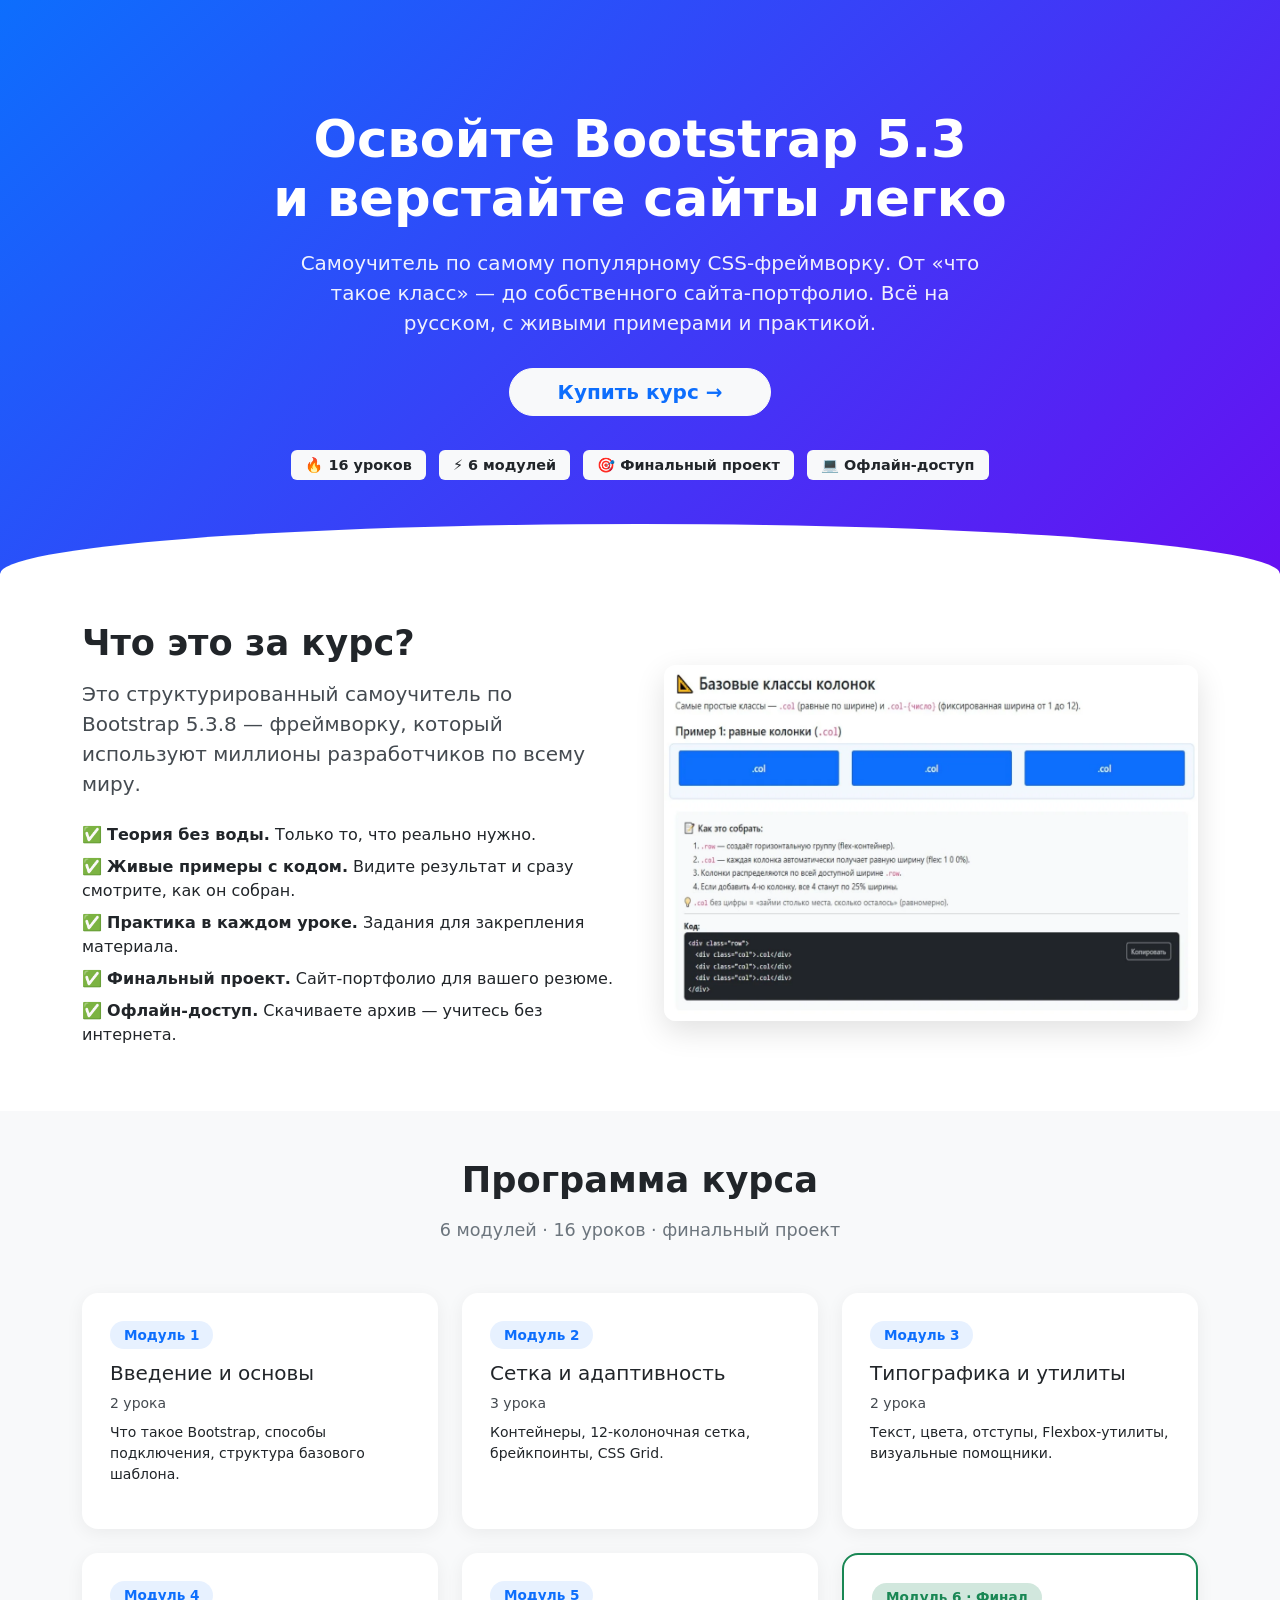
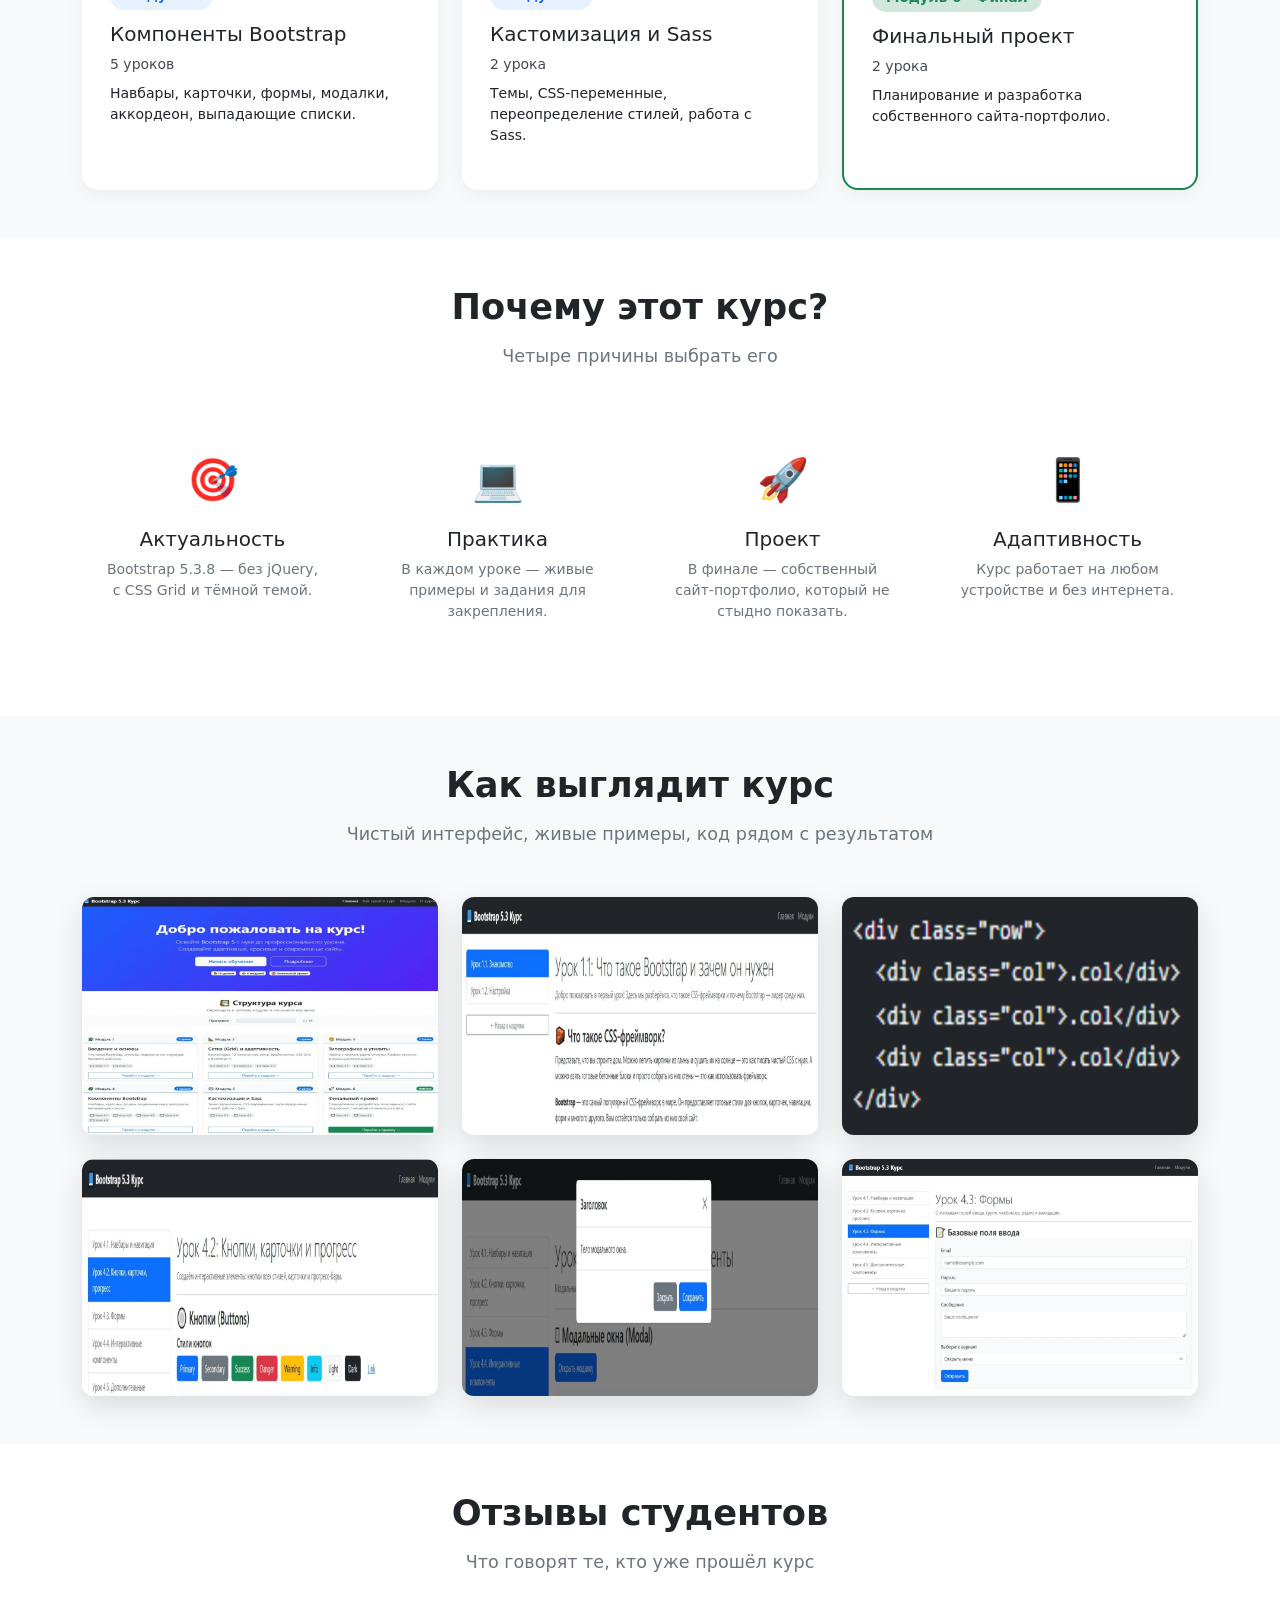
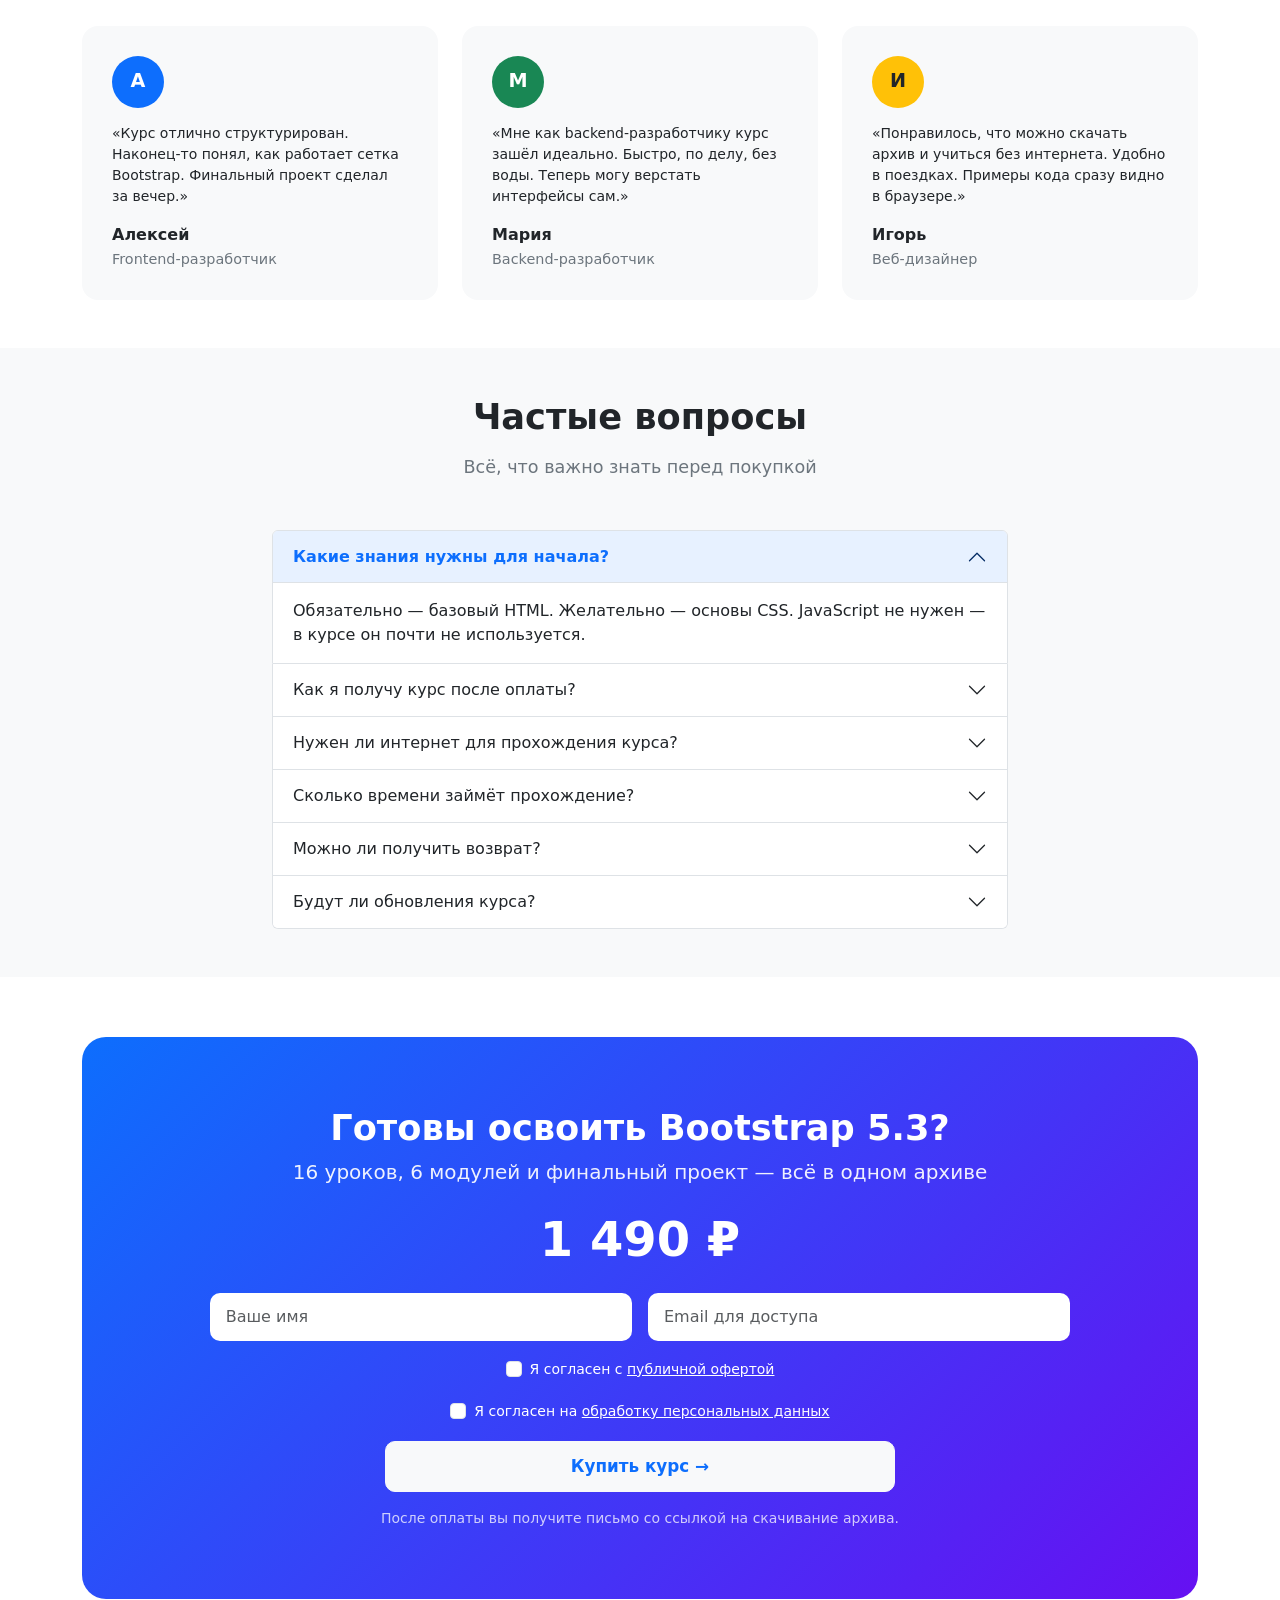
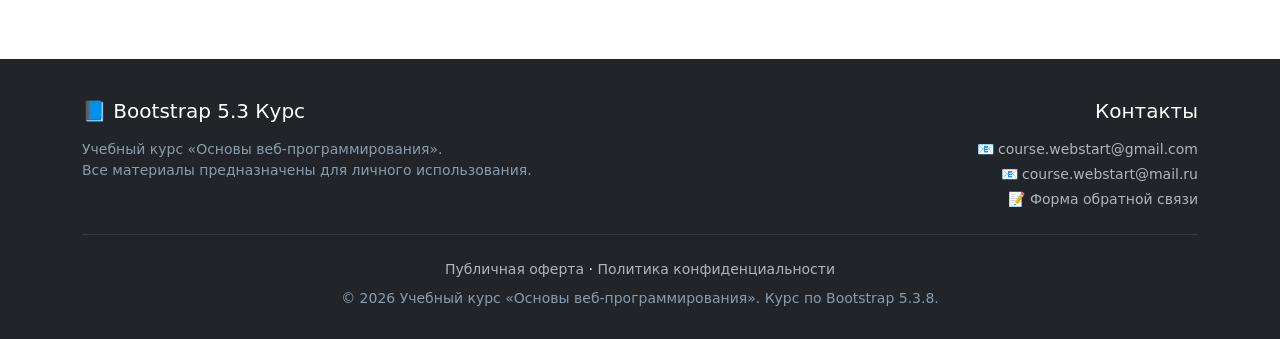
<file: index.html>
<!doctype html>
<html lang="ru">
  <head>
    <meta charset="UTF-8" />
    <meta name="viewport" content="width=device-width, initial-scale=1.0" />
    <title>Курс по Bootstrap 5.3 — Научись верстать современные сайты</title>
    <meta
      name="description"
      content="Самоучитель по Bootstrap 5.3.8: 6 модулей, 16 уроков, финальный проект. Освойте самый популярный CSS-фреймворк с нуля."
    />

    <!-- Open Graph / превью в соцсетях.
         ВАЖНО: og:image и og:url ДОЛЖНЫ быть абсолютными (с https:// и доменом),
         иначе Telegram/VK/WhatsApp не смогут подгрузить превью.
         Замените "ВАШ-ДОМЕН" на реальный домен при публикации. -->
    <meta property="og:type" content="website" />
    <meta property="og:title" content="Курс по Bootstrap 5.3" />
    <meta
      property="og:description"
      content="6 модулей, 16 уроков, финальный проект. Освойте Bootstrap 5.3.8 с нуля до профессионального уровня."
    />
    <meta
      property="og:image"
      content="https://https://bootstrap-course.github.io/bootstrap-landing/assets/img/screenshots/main-page.jpg"
    />
    <meta property="og:url" content="https://https://bootstrap-course.github.io/bootstrap-landing/" />
    <meta name="twitter:card" content="summary_large_image" />

    <!-- Favicon -->
    <link
      rel="icon"
      type="image/png"
      sizes="any"
      href="assets/img/favicon/B5.png"
    />
    <link
      rel="apple-touch-icon"
      sizes="180x180"
      href="assets/img/favicon/B5.png"
    />

    <!-- Bootstrap CSS -->
    <link
      href="https://cdn.jsdelivr.net/npm/bootstrap@5.3.8/dist/css/bootstrap.min.css"
      rel="stylesheet"
    />

    <link rel="stylesheet" href="assets/css/style.css" />
  </head>
  <body>
    <main>
      <!-- ============================================ -->
      <!--  HERO                                        -->
      <!-- ============================================ -->
      <section class="hero">
        <div class="container position-relative" style="z-index: 2">
          <h1>Освойте Bootstrap 5.3<br />и верстайте сайты легко</h1>
          <p class="lead">
            Самоучитель по самому популярному CSS-фреймворку. От «что такое
            класс» — до собственного сайта-портфолио. Всё на русском, с живыми
            примерами и практикой.
          </p>
          <a
            href="#pricing"
            class="btn btn-light btn-lg px-5 fw-semibold text-primary"
            style="border-radius: 50px"
          >
            Купить курс →
          </a>
          <div class="badges">
            <span class="badge bg-light text-dark">🔥 16 уроков</span>
            <span class="badge bg-light text-dark">⚡ 6 модулей</span>
            <span class="badge bg-light text-dark">🎯 Финальный проект</span>
            <span class="badge bg-light text-dark">💻 Офлайн-доступ</span>
          </div>
        </div>
      </section>

      <!-- ============================================ -->
      <!--  О КУРСЕ                                     -->
      <!-- ============================================ -->
      <section class="container my-5">
        <div class="row align-items-center g-5">
          <div class="col-lg-6">
            <h2 class="section-title">Что это за курс?</h2>
            <p class="fs-5 text-course mb-4">
              Это структурированный самоучитель по Bootstrap 5.3.8 — фреймворку,
              который используют миллионы разработчиков по всему миру.
            </p>
            <ul class="list-unstyled fs-6">
              <li class="mb-2">
                ✅ <strong>Теория без воды.</strong> Только то, что реально
                нужно.
              </li>
              <li class="mb-2">
                ✅ <strong>Живые примеры с кодом.</strong> Видите результат и
                сразу смотрите, как он собран.
              </li>
              <li class="mb-2">
                ✅ <strong>Практика в каждом уроке.</strong> Задания для
                закрепления материала.
              </li>
              <li class="mb-2">
                ✅ <strong>Финальный проект.</strong> Сайт-портфолио для вашего
                резюме.
              </li>
              <li class="mb-2">
                ✅ <strong>Офлайн-доступ.</strong> Скачиваете архив — учитесь
                без интернета.
              </li>
            </ul>
          </div>
          <div class="col-lg-6 text-center">
            <img
              src="assets/img/screenshots/lesson-with-code.png"
              class="img-fluid screenshot"
              alt="Скриншот урока с примером кода"
            />
          </div>
        </div>
      </section>

      <!-- ============================================ -->
      <!--  ПРОГРАММА КУРСА                             -->
      <!-- ============================================ -->
      <section class="bg-light py-5">
        <div class="container">
          <div class="text-center">
            <h2 class="section-title">Программа курса</h2>
            <p class="section-subtitle">
              6 модулей · 16 уроков · финальный проект
            </p>
          </div>

          <div class="row g-4">
            <div class="col-md-6 col-lg-4">
              <div class="card module-card">
                <div class="card-body">
                  <span class="module-num">Модуль 1</span>
                  <h3 class="h5">Введение и основы</h3>
                  <p class="text-course small mb-2">2 урока</p>
                  <p class="small">
                    Что такое Bootstrap, способы подключения, структура базового
                    шаблона.
                  </p>
                </div>
              </div>
            </div>
            <div class="col-md-6 col-lg-4">
              <div class="card module-card">
                <div class="card-body">
                  <span class="module-num">Модуль 2</span>
                  <h3 class="h5">Сетка и адаптивность</h3>
                  <p class="text-course small mb-2">3 урока</p>
                  <p class="small">
                    Контейнеры, 12-колоночная сетка, брейкпоинты, CSS Grid.
                  </p>
                </div>
              </div>
            </div>
            <div class="col-md-6 col-lg-4">
              <div class="card module-card">
                <div class="card-body">
                  <span class="module-num">Модуль 3</span>
                  <h3 class="h5">Типографика и утилиты</h3>
                  <p class="text-course small mb-2">2 урока</p>
                  <p class="small">
                    Текст, цвета, отступы, Flexbox-утилиты, визуальные
                    помощники.
                  </p>
                </div>
              </div>
            </div>
            <div class="col-md-6 col-lg-4">
              <div class="card module-card">
                <div class="card-body">
                  <span class="module-num">Модуль 4</span>
                  <h3 class="h5">Компоненты Bootstrap</h3>
                  <p class="text-course small mb-2">5 уроков</p>
                  <p class="small">
                    Навбары, карточки, формы, модалки, аккордеон, выпадающие
                    списки.
                  </p>
                </div>
              </div>
            </div>
            <div class="col-md-6 col-lg-4">
              <div class="card module-card">
                <div class="card-body">
                  <span class="module-num">Модуль 5</span>
                  <h3 class="h5">Кастомизация и Sass</h3>
                  <p class="text-course small mb-2">2 урока</p>
                  <p class="small">
                    Темы, CSS-переменные, переопределение стилей, работа с Sass.
                  </p>
                </div>
              </div>
            </div>
            <div class="col-md-6 col-lg-4">
              <div class="card module-card border border-success border-2">
                <div class="card-body">
                  <span class="module-num bg-success-subtle text-success"
                    >Модуль 6 · Финал</span
                  >
                  <h3 class="h5">Финальный проект</h3>
                  <p class="text-course small mb-2">2 урока</p>
                  <p class="small">
                    Планирование и разработка собственного сайта-портфолио.
                  </p>
                </div>
              </div>
            </div>
          </div>
        </div>
      </section>

      <!-- ============================================ -->
      <!--  ПРЕИМУЩЕСТВА                                -->
      <!-- ============================================ -->
      <section class="container my-5">
        <div class="text-center">
          <h2 class="section-title">Почему этот курс?</h2>
          <p class="section-subtitle">Четыре причины выбрать его</p>
        </div>

        <div class="row g-4">
          <div class="col-md-6 col-lg-3">
            <div class="feature-box">
              <div class="feature-icon">🎯</div>
              <h3 class="h5">Актуальность</h3>
              <p class="small">
                Bootstrap 5.3.8 — без jQuery, с CSS Grid и тёмной темой.
              </p>
            </div>
          </div>
          <div class="col-md-6 col-lg-3">
            <div class="feature-box">
              <div class="feature-icon">💻</div>
              <h3 class="h5">Практика</h3>
              <p class="small">
                В каждом уроке — живые примеры и задания для закрепления.
              </p>
            </div>
          </div>
          <div class="col-md-6 col-lg-3">
            <div class="feature-box">
              <div class="feature-icon">🚀</div>
              <h3 class="h5">Проект</h3>
              <p class="small">
                В финале — собственный сайт-портфолио, который не стыдно
                показать.
              </p>
            </div>
          </div>
          <div class="col-md-6 col-lg-3">
            <div class="feature-box">
              <div class="feature-icon">📱</div>
              <h3 class="h5">Адаптивность</h3>
              <p class="small">
                Курс работает на любом устройстве и без интернета.
              </p>
            </div>
          </div>
        </div>
      </section>

      <!-- ============================================ -->
      <!--  СКРИНШОТЫ — 6 штук в двух рядах             -->
      <!-- ============================================ -->
      <section class="bg-light py-5">
        <div class="container">
          <div class="text-center">
            <h2 class="section-title">Как выглядит курс</h2>
            <p class="section-subtitle">
              Чистый интерфейс, живые примеры, код рядом с результатом
            </p>
          </div>

          <!-- Первый ряд -->
          <div class="row g-4 mb-4">
            <div class="col-md-4">
              <img
                src="assets/img/screenshots/main-page.png"
                class="img-fluid screenshot"
                alt="Главная страница курса"
              />
            </div>
            <div class="col-md-4">
              <img
                src="assets/img/screenshots/lesson-page.png"
                class="img-fluid screenshot"
                alt="Страница урока"
              />
            </div>
            <div class="col-md-4">
              <img
                src="assets/img/screenshots/code-example.png"
                class="img-fluid screenshot"
                alt="Пример кода в уроке"
              />
            </div>
          </div>

          <!-- Второй ряд -->
          <div class="row g-4">
            <div class="col-md-4">
              <img
                src="assets/img/screenshots/cards-buttons.png"
                class="img-fluid screenshot"
                alt="Карточки и кнопки Bootstrap"
              />
            </div>
            <div class="col-md-4">
              <img
                src="assets/img/screenshots/modal-example.png"
                class="img-fluid screenshot"
                alt="Модальное окно"
              />
            </div>
            <div class="col-md-4">
              <img
                src="assets/img/screenshots/forms.png"
                class="img-fluid screenshot"
                alt="Формы Bootstrap"
              />
            </div>
          </div>
        </div>
      </section>

      <!-- ============================================ -->
      <!--  ОТЗЫВЫ                                      -->
      <!-- ============================================ -->
      <section class="container my-5">
        <div class="text-center">
          <h2 class="section-title">Отзывы студентов</h2>
          <p class="section-subtitle">Что говорят те, кто уже прошёл курс</p>
        </div>

        <div class="row g-4">
          <div class="col-md-4">
            <div class="testimonial">
              <div class="avatar">А</div>
              <p class="small mb-3">
                «Курс отлично структурирован. Наконец-то понял, как работает
                сетка Bootstrap. Финальный проект сделал за вечер.»
              </p>
              <div class="name">Алексей</div>
              <div class="role">Frontend-разработчик</div>
            </div>
          </div>
          <div class="col-md-4">
            <div class="testimonial">
              <div class="avatar bg-success">М</div>
              <p class="small mb-3">
                «Мне как backend-разработчику курс зашёл идеально. Быстро, по
                делу, без воды. Теперь могу верстать интерфейсы сам.»
              </p>
              <div class="name">Мария</div>
              <div class="role">Backend-разработчик</div>
            </div>
          </div>
          <div class="col-md-4">
            <div class="testimonial">
              <div class="avatar bg-warning text-dark">И</div>
              <p class="small mb-3">
                «Понравилось, что можно скачать архив и учиться без интернета.
                Удобно в поездках. Примеры кода сразу видно в браузере.»
              </p>
              <div class="name">Игорь</div>
              <div class="role">Веб-дизайнер</div>
            </div>
          </div>
        </div>
      </section>

      <!-- ============================================ -->
      <!--  FAQ                                         -->
      <!-- ============================================ -->
      <section class="bg-light py-5">
        <div class="container">
          <div class="text-center">
            <h2 class="section-title">Частые вопросы</h2>
            <p class="section-subtitle">Всё, что важно знать перед покупкой</p>
          </div>

          <div class="row justify-content-center">
            <div class="col-lg-8">
              <div class="accordion" id="faqLanding">
                <div class="accordion-item">
                  <h3 class="accordion-header">
                    <button
                      class="accordion-button"
                      type="button"
                      data-bs-toggle="collapse"
                      data-bs-target="#faqL1"
                    >
                      Какие знания нужны для начала?
                    </button>
                  </h3>
                  <div
                    id="faqL1"
                    class="accordion-collapse collapse show"
                    data-bs-parent="#faqLanding"
                  >
                    <div class="accordion-body">
                      Обязательно — базовый HTML. Желательно — основы CSS.
                      JavaScript не нужен — в курсе он почти не используется.
                    </div>
                  </div>
                </div>

                <div class="accordion-item">
                  <h3 class="accordion-header">
                    <button
                      class="accordion-button collapsed"
                      type="button"
                      data-bs-toggle="collapse"
                      data-bs-target="#faqL2"
                    >
                      Как я получу курс после оплаты?
                    </button>
                  </h3>
                  <div
                    id="faqL2"
                    class="accordion-collapse collapse"
                    data-bs-parent="#faqLanding"
                  >
                    <div class="accordion-body">
                      После оплаты вы получите письмо со ссылкой на скачивание
                      ZIP-архива. Распакуйте архив и откройте
                      <code>index.html</code> в браузере — курс готов к работе.
                    </div>
                  </div>
                </div>

                <div class="accordion-item">
                  <h3 class="accordion-header">
                    <button
                      class="accordion-button collapsed"
                      type="button"
                      data-bs-toggle="collapse"
                      data-bs-target="#faqL3"
                    >
                      Нужен ли интернет для прохождения курса?
                    </button>
                  </h3>
                  <div
                    id="faqL3"
                    class="accordion-collapse collapse"
                    data-bs-parent="#faqLanding"
                  >
                    <div class="accordion-body">
                      Нет, курс работает офлайн. Все материалы — HTML-файлы,
                      которые открываются в браузере. Интернет нужен только если
                      вы хотите использовать чат-бота.
                    </div>
                  </div>
                </div>

                <div class="accordion-item">
                  <h3 class="accordion-header">
                    <button
                      class="accordion-button collapsed"
                      type="button"
                      data-bs-toggle="collapse"
                      data-bs-target="#faqL4"
                    >
                      Сколько времени займёт прохождение?
                    </button>
                  </h3>
                  <div
                    id="faqL4"
                    class="accordion-collapse collapse"
                    data-bs-parent="#faqLanding"
                  >
                    <div class="accordion-body">
                      Зависит от темпа. Если заниматься по 1–2 урока в день —
                      2–3 недели. Можно и быстрее, если уже есть опыт в HTML и
                      CSS.
                    </div>
                  </div>
                </div>

                <div class="accordion-item">
                  <h3 class="accordion-header">
                    <button
                      class="accordion-button collapsed"
                      type="button"
                      data-bs-toggle="collapse"
                      data-bs-target="#faqL5"
                    >
                      Можно ли получить возврат?
                    </button>
                  </h3>
                  <div
                    id="faqL5"
                    class="accordion-collapse collapse"
                    data-bs-parent="#faqLanding"
                  >
                    <div class="accordion-body">
                      Да, если курс не подошёл — напишите до момента скачивания
                      архива на
                      <a href="mailto:course.webstart@gmail.com"
                        >course.webstart@gmail.com</a
                      >, и мы вернём деньги.
                    </div>
                  </div>
                </div>

                <div class="accordion-item">
                  <h3 class="accordion-header">
                    <button
                      class="accordion-button collapsed"
                      type="button"
                      data-bs-toggle="collapse"
                      data-bs-target="#faqL6"
                    >
                      Будут ли обновления курса?
                    </button>
                  </h3>
                  <div
                    id="faqL6"
                    class="accordion-collapse collapse"
                    data-bs-parent="#faqLanding"
                  >
                    <div class="accordion-body">
                      Да, при выходе новых версий Bootstrap курс будет
                      обновляться. Покупатели получают обновления бесплатно по
                      email.
                    </div>
                  </div>
                </div>
              </div>
            </div>
          </div>
        </div>
      </section>

      <!-- ============================================ -->
      <!--  CTA / ФОРМА ПОКУПКИ                         -->
      <!-- ============================================ -->
      <section class="container" id="pricing">
        <div class="cta-section">
          <h2>Готовы освоить Bootstrap 5.3?</h2>
          <p class="lead mb-4">
            16 уроков, 6 модулей и финальный проект — всё в одном архиве
          </p>
          <p class="display-5 fw-bold mb-4">1 490 ₽</p>

          <form
            id="purchaseForm"
            class="row justify-content-center g-3"
            novalidate
          >
            <div class="col-md-5">
              <input
                type="text"
                class="form-control"
                id="buyerName"
                placeholder="Ваше имя"
                required
              />
              <div class="invalid-feedback text-start">Введите имя</div>
            </div>
            <div class="col-md-5">
              <input
                type="email"
                class="form-control"
                id="buyerEmail"
                placeholder="Email для доступа"
                required
              />
              <div class="invalid-feedback text-start">
                Введите корректный email
              </div>
            </div>

            <div class="col-12">
              <div class="form-check d-inline-block text-start">
                <input
                  class="form-check-input"
                  type="checkbox"
                  id="agreeOferta"
                  required
                />
                <label class="form-check-label small" for="agreeOferta">
                  Я согласен с
                  <a
                    href="assets/pages/oferta.html"
                    target="_blank"
                    rel="noopener"
                    >публичной офертой</a
                  >
                </label>
                <div class="invalid-feedback">
                  Необходимо согласие с офертой
                </div>
              </div>
            </div>

            <div class="col-12">
              <div class="form-check d-inline-block text-start">
                <input
                  class="form-check-input"
                  type="checkbox"
                  id="agreePrivacy"
                  required
                />
                <label class="form-check-label small" for="agreePrivacy">
                  Я согласен на
                  <a
                    href="assets/pages/privacy.html"
                    target="_blank"
                    rel="noopener"
                    >обработку персональных данных</a
                  >
                </label>
                <div class="invalid-feedback">
                  Необходимо согласие на обработку данных
                </div>
              </div>
            </div>

            <div class="col-md-6 mt-3">
              <button type="submit" class="btn btn-light btn-buy text-primary">
                Купить курс →
              </button>
            </div>
          </form>

          <p class="small mt-3 mb-0 opacity-75">
            После оплаты вы получите письмо со ссылкой на скачивание архива.
          </p>
        </div>
      </section>
    </main>

    <!-- ============================================ -->
    <!--  ФУТЕР                                       -->
    <!-- ============================================ -->
    <footer>
      <div class="container">
        <div class="row g-4">
          <div class="col-md-6">
            <h5 class="mb-3">📘 Bootstrap 5.3 Курс</h5>
            <p class="small text-muted mb-0">
              Учебный курс «Основы веб-программирования».<br />
              Все материалы предназначены для личного использования.
            </p>
          </div>
          <div class="col-md-6 text-md-end">
            <h5 class="mb-3">Контакты</h5>
            <p class="small mb-1">
              📧
              <a href="mailto:course.webstart@gmail.com"
                >course.webstart@gmail.com</a
              >
            </p>
            <p class="small mb-1">
              📧
              <a href="mailto:course.webstart@mail.ru"
                >course.webstart@mail.ru</a
              >
            </p>
            <p class="small mb-0">
              📝
              <a
                href="https://forms.yandex.ru/u/6a59d6a51f1eb5581e1aad88/"
                target="_blank"
                rel="noopener"
              >
                Форма обратной связи
              </a>
            </p>
          </div>
        </div>

        <hr class="border-secondary my-4" />

        <div class="text-center">
          <p class="small mb-2">
            <a href="assets/pages/oferta.html">Публичная оферта</a> ·
            <a href="assets/pages/privacy.html">Политика конфиденциальности</a>
          </p>
          <p class="small text-muted mb-0">
            © 2026 Учебный курс «Основы веб-программирования». Курс по Bootstrap
            5.3.8.
          </p>
        </div>
      </div>
    </footer>

    <!-- Bootstrap JS -->
    <script src="https://cdn.jsdelivr.net/npm/bootstrap@5.3.8/dist/js/bootstrap.bundle.min.js"></script>

    <!-- Обработка формы покупки -->
    <script src="assets/js/form.js"></script>

    <!-- Elfsight AI Chatbot -->
    <script src="https://elfsightcdn.com/platform.js" async></script>
    <div
      class="elfsight-app-1f127f38-c26a-429d-8ab7-aeb0f7d82fdd"
      data-elfsight-app-lazy
    ></div>
  </body>
</html>
</file>
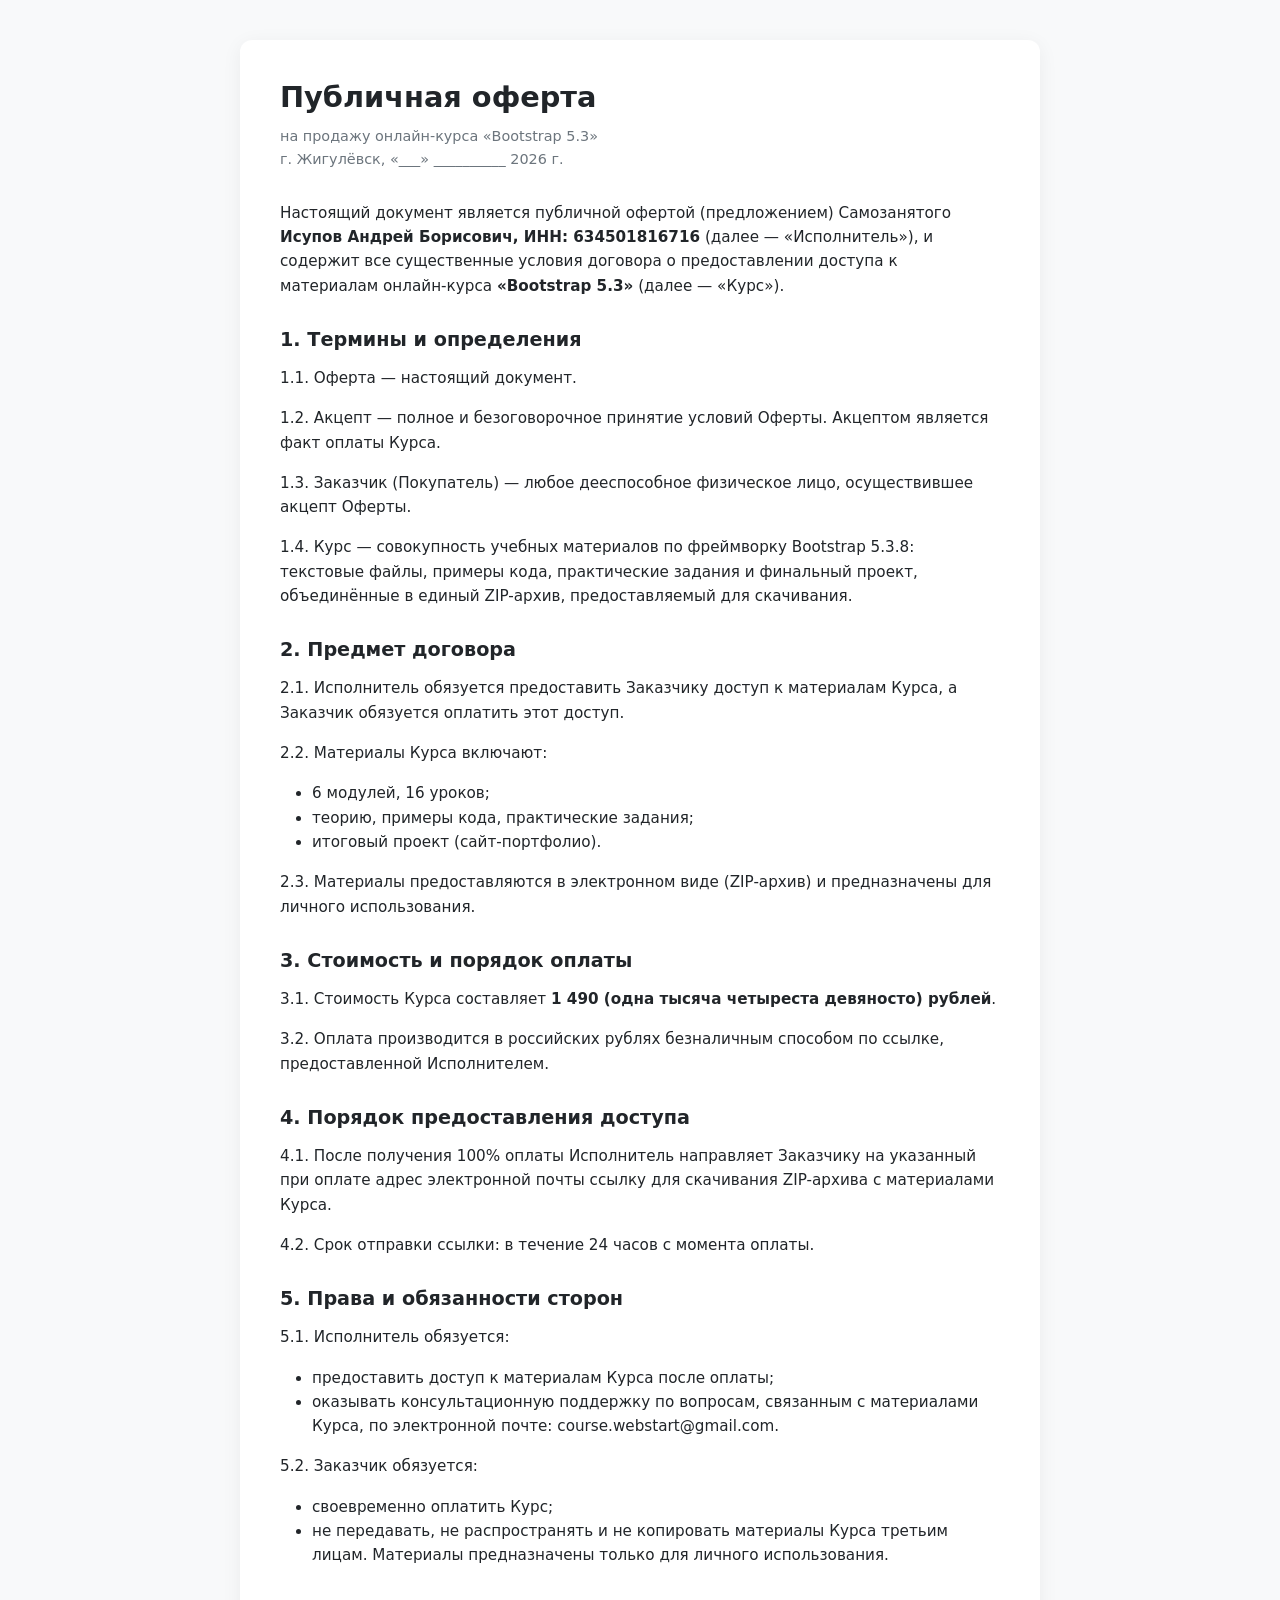
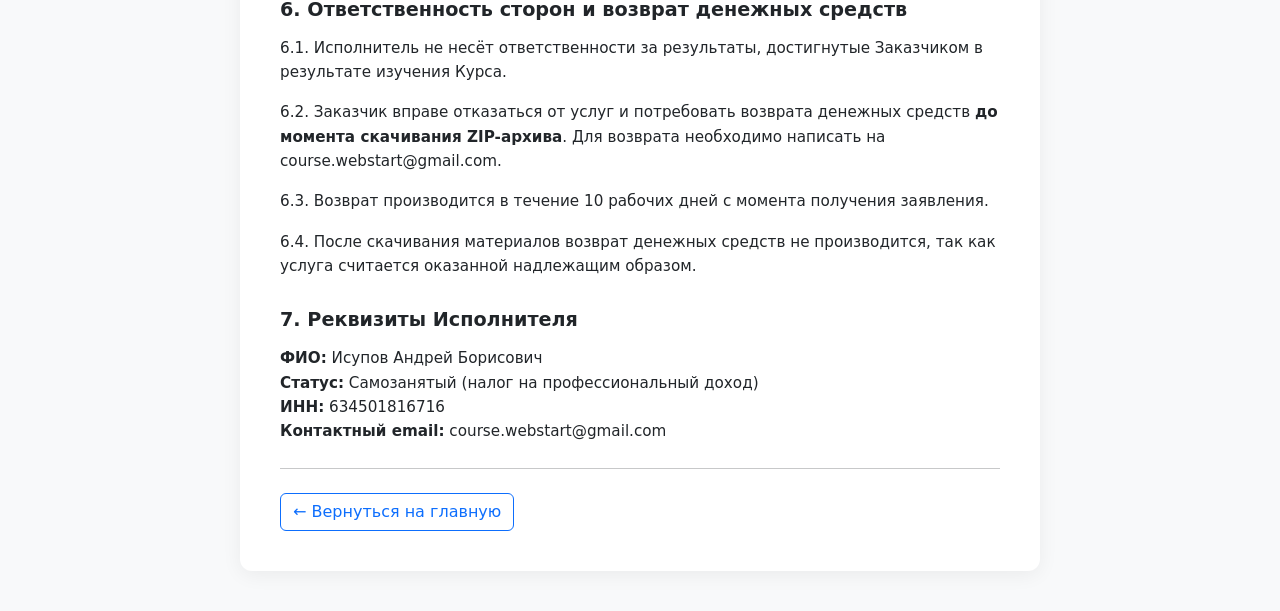
<file: oferta.html>
<!doctype html>
<html lang="ru">
  <head>
    <meta charset="UTF-8" />
    <meta name="viewport" content="width=device-width, initial-scale=1.0" />
    <title>Публичная оферта — Курс Bootstrap 5.3</title>
    <link
      href="https://cdn.jsdelivr.net/npm/bootstrap@5.3.8/dist/css/bootstrap.min.css"
      rel="stylesheet"
    />

    <!-- Bootstrap Icons -->
    <link
      href="https://cdn.jsdelivr.net/npm/bootstrap-icons@1.11.3/font/bootstrap-icons.min.css"
      rel="stylesheet"
    />
    <!-- Favicon -->
    <link rel="icon" type="image/png" sizes="32x32" href="img/favicon/B5.png" />
    <link rel="icon" type="image/png" sizes="16x16" href="img/favicon/B5.png" />
    <link rel="apple-touch-icon" sizes="180x180" href="img/favicon/B5.png" />

    <style>
      body {
        background: #f8f9fa;
      }
      .oferta-container {
        max-width: 800px;
        margin: 40px auto;
        background: #fff;
        padding: 40px;
        border-radius: 12px;
        box-shadow: 0 4px 20px rgba(0, 0, 0, 0.06);
      }
      h1 {
        font-size: 1.8rem;
        font-weight: 700;
        margin-bottom: 10px;
      }
      h2 {
        font-size: 1.2rem;
        font-weight: 700;
        margin-top: 30px;
        margin-bottom: 15px;
      }
      p,
      li {
        font-size: 0.95rem;
        line-height: 1.6;
      }
      .meta {
        color: #6c757d;
        font-size: 0.9rem;
        margin-bottom: 30px;
      }
      @media (max-width: 576px) {
        .oferta-container {
          padding: 25px 20px;
          margin: 20px 15px;
        }
      }
    </style>
  </head>
  <body>
    <div class="container">
      <div class="oferta-container">
        <h1>Публичная оферта</h1>
        <p class="meta">
          на продажу онлайн-курса «Bootstrap 5.3»<br />
          г. Жигулёвск, «___» __________ 2026 г.
        </p>

        <p>
          Настоящий документ является публичной офертой (предложением)
          Самозанятого
          <strong>Исупов Андрей Борисович, ИНН: 634501816716</strong> (далее —
          «Исполнитель»), и содержит все существенные условия договора о
          предоставлении доступа к материалам онлайн-курса
          <strong>«Bootstrap 5.3»</strong> (далее — «Курс»).
        </p>

        <h2>1. Термины и определения</h2>
        <p>1.1. Оферта — настоящий документ.</p>
        <p>
          1.2. Акцепт — полное и безоговорочное принятие условий Оферты.
          Акцептом является факт оплаты Курса.
        </p>
        <p>
          1.3. Заказчик (Покупатель) — любое дееспособное физическое лицо,
          осуществившее акцепт Оферты.
        </p>
        <p>
          1.4. Курс — совокупность учебных материалов по фреймворку Bootstrap
          5.3.8: текстовые файлы, примеры кода, практические задания и финальный
          проект, объединённые в единый ZIP-архив, предоставляемый для
          скачивания.
        </p>

        <h2>2. Предмет договора</h2>
        <p>
          2.1. Исполнитель обязуется предоставить Заказчику доступ к материалам
          Курса, а Заказчик обязуется оплатить этот доступ.
        </p>
        <p>2.2. Материалы Курса включают:</p>
        <ul>
          <li>6 модулей, 16 уроков;</li>
          <li>теорию, примеры кода, практические задания;</li>
          <li>итоговый проект (сайт-портфолио).</li>
        </ul>
        <p>
          2.3. Материалы предоставляются в электронном виде (ZIP-архив) и
          предназначены для личного использования.
        </p>

        <h2>3. Стоимость и порядок оплаты</h2>
        <p>
          3.1. Стоимость Курса составляет
          <strong>1 490 (одна тысяча четыреста девяносто) рублей</strong>.
        </p>
        <p>
          3.2. Оплата производится в российских рублях безналичным способом по
          ссылке, предоставленной Исполнителем.
        </p>

        <h2>4. Порядок предоставления доступа</h2>
        <p>
          4.1. После получения 100% оплаты Исполнитель направляет Заказчику на
          указанный при оплате адрес электронной почты ссылку для скачивания
          ZIP-архива с материалами Курса.
        </p>
        <p>4.2. Срок отправки ссылки: в течение 24 часов с момента оплаты.</p>

        <h2>5. Права и обязанности сторон</h2>
        <p>5.1. Исполнитель обязуется:</p>
        <ul>
          <li>предоставить доступ к материалам Курса после оплаты;</li>
          <li>
            оказывать консультационную поддержку по вопросам, связанным с
            материалами Курса, по электронной почте: course.webstart@gmail.com.
          </li>
        </ul>
        <p>5.2. Заказчик обязуется:</p>
        <ul>
          <li>своевременно оплатить Курс;</li>
          <li>
            не передавать, не распространять и не копировать материалы Курса
            третьим лицам. Материалы предназначены только для личного
            использования.
          </li>
        </ul>

        <h2>6. Ответственность сторон и возврат денежных средств</h2>
        <p>
          6.1. Исполнитель не несёт ответственности за результаты, достигнутые
          Заказчиком в результате изучения Курса.
        </p>
        <p>
          6.2. Заказчик вправе отказаться от услуг и потребовать возврата
          денежных средств <strong>до момента скачивания ZIP-архива</strong>.
          Для возврата необходимо написать на course.webstart@gmail.com.
        </p>
        <p>
          6.3. Возврат производится в течение 10 рабочих дней с момента
          получения заявления.
        </p>
        <p>
          6.4. После скачивания материалов возврат денежных средств не
          производится, так как услуга считается оказанной надлежащим образом.
        </p>

        <h2>7. Реквизиты Исполнителя</h2>
        <ul class="list-unstyled">
          <li><strong>ФИО:</strong> Исупов Андрей Борисович</li>
          <li>
            <strong>Статус:</strong> Самозанятый (налог на профессиональный
            доход)
          </li>
          <li><strong>ИНН:</strong> 634501816716</li>
          <li><strong>Контактный email:</strong> course.webstart@gmail.com</li>
        </ul>

        <hr class="my-4" />
        <a href="../index.html" class="btn btn-outline-primary"
          >← Вернуться на главную</a
        >
      </div>
    </div>
  </body>
</html>
</file>
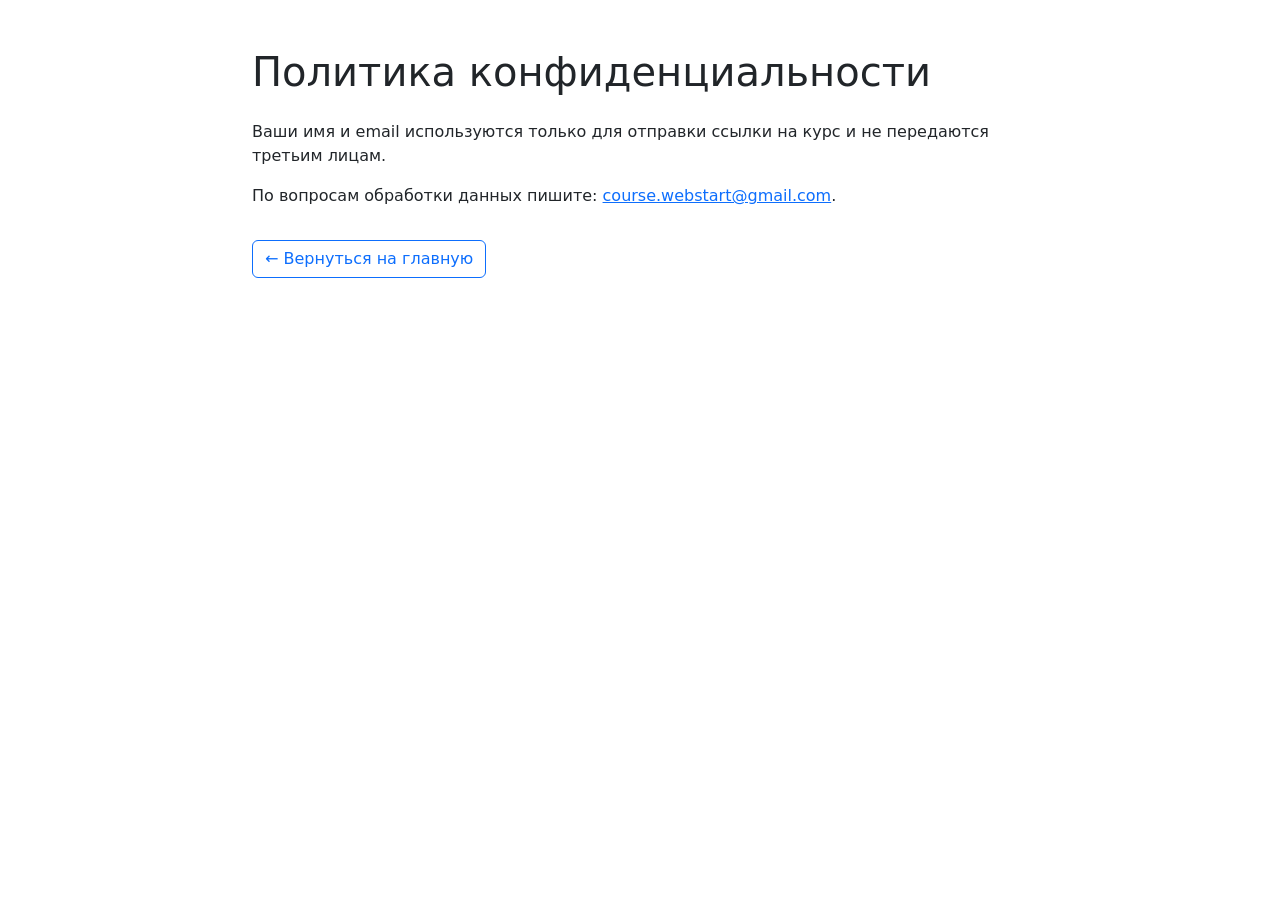
<file: privacy.html>
<!doctype html>
<html lang="ru">
  <head>
    <meta charset="UTF-8" />
    <meta name="viewport" content="width=device-width, initial-scale=1.0" />
    <title>Политика конфиденциальности</title>

    <!-- Bootstrap Icons -->
    <link
      href="https://cdn.jsdelivr.net/npm/bootstrap-icons@1.11.3/font/bootstrap-icons.min.css"
      rel="stylesheet"
    />
    <!-- Favicon -->
    <link rel="icon" type="image/png" sizes="32x32" href="img/favicon/B5.png" />
    <link rel="icon" type="image/png" sizes="16x16" href="img/favicon/B5.png" />
    <link rel="apple-touch-icon" sizes="180x180" href="img/favicon/B5.png" />

    <link
      href="https://cdn.jsdelivr.net/npm/bootstrap@5.3.8/dist/css/bootstrap.min.css"
      rel="stylesheet"
    />
  </head>
  <body>
    <div class="container my-5" style="max-width: 800px">
      <h1 class="mb-4">Политика конфиденциальности</h1>
      <p>
        Ваши имя и email используются только для отправки ссылки на курс и не
        передаются третьим лицам.
      </p>
      <p>
        По вопросам обработки данных пишите:
        <a href="mailto:course.webstart@gmail.com">course.webstart@gmail.com</a
        >.
      </p>
      <a href="../index.html" class="btn btn-outline-primary mt-3"
        >← Вернуться на главную</a
      >
    </div>
  </body>
</html>
</file>
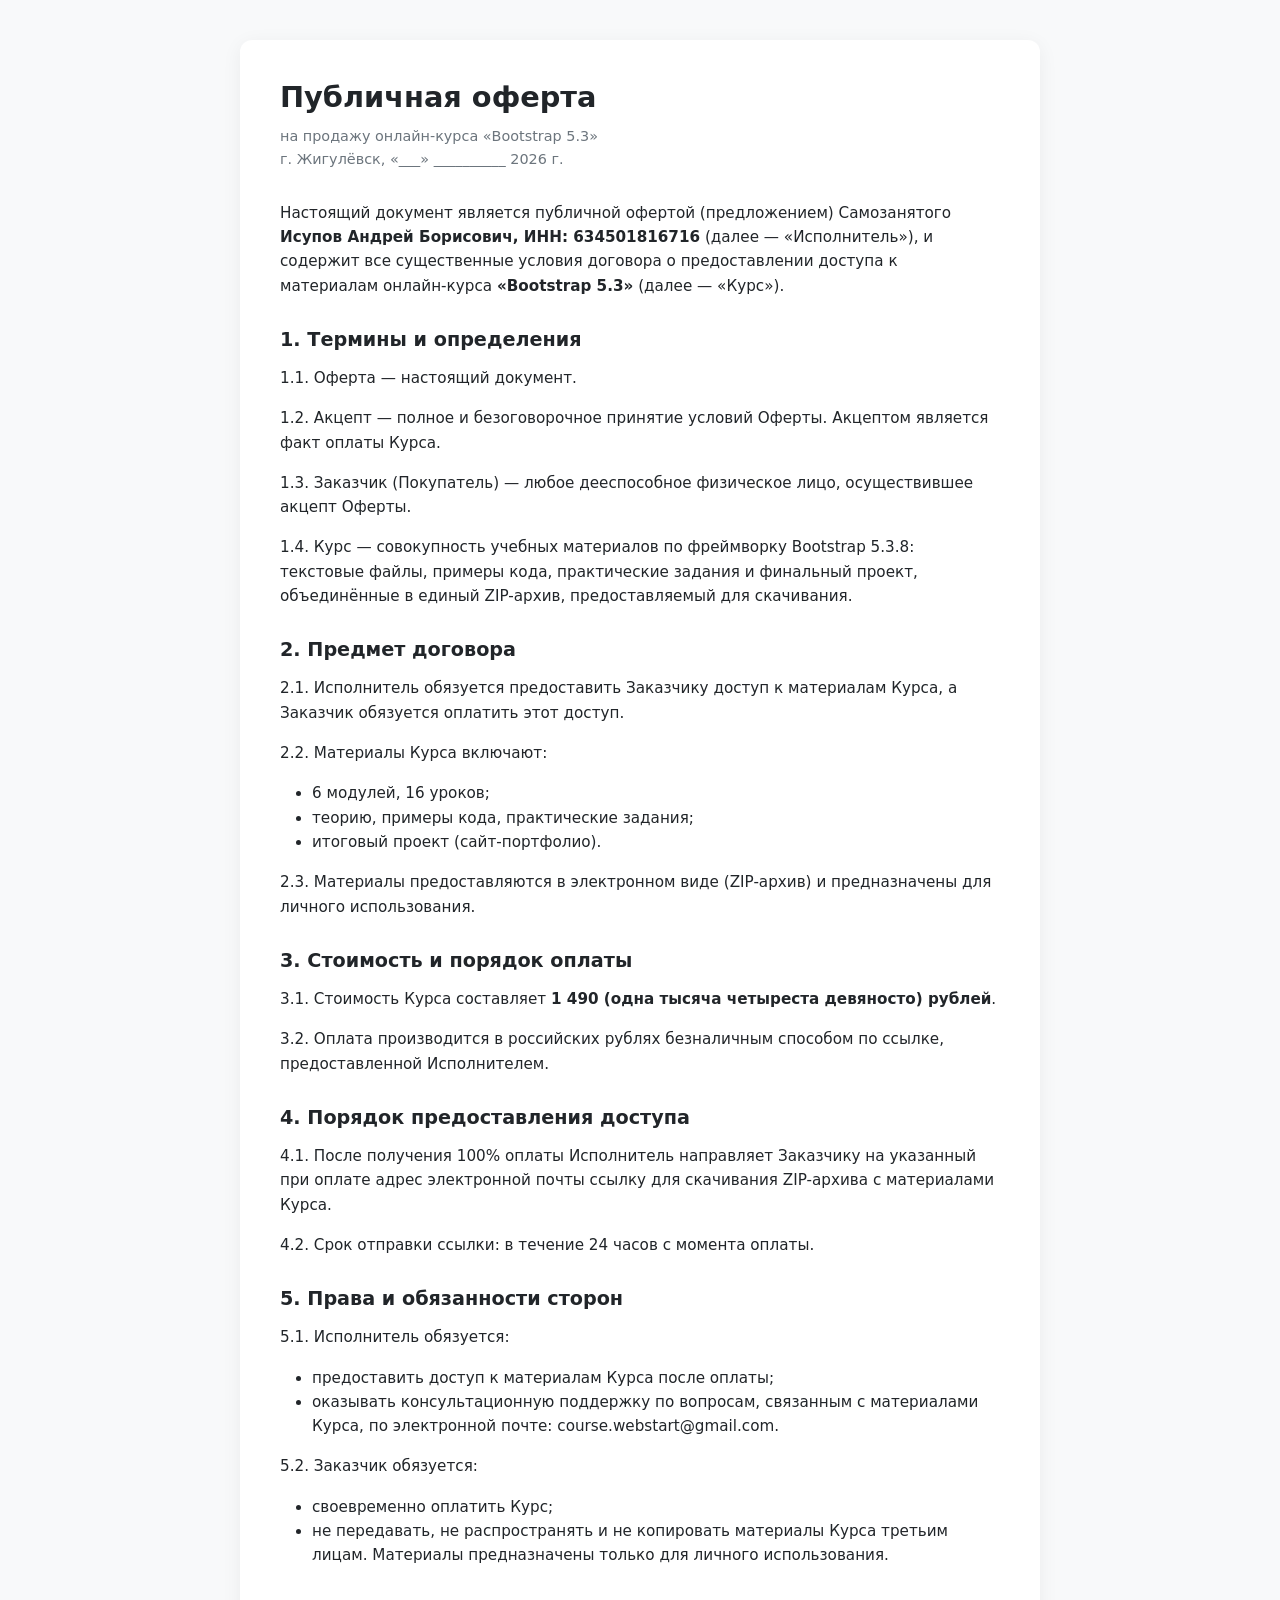
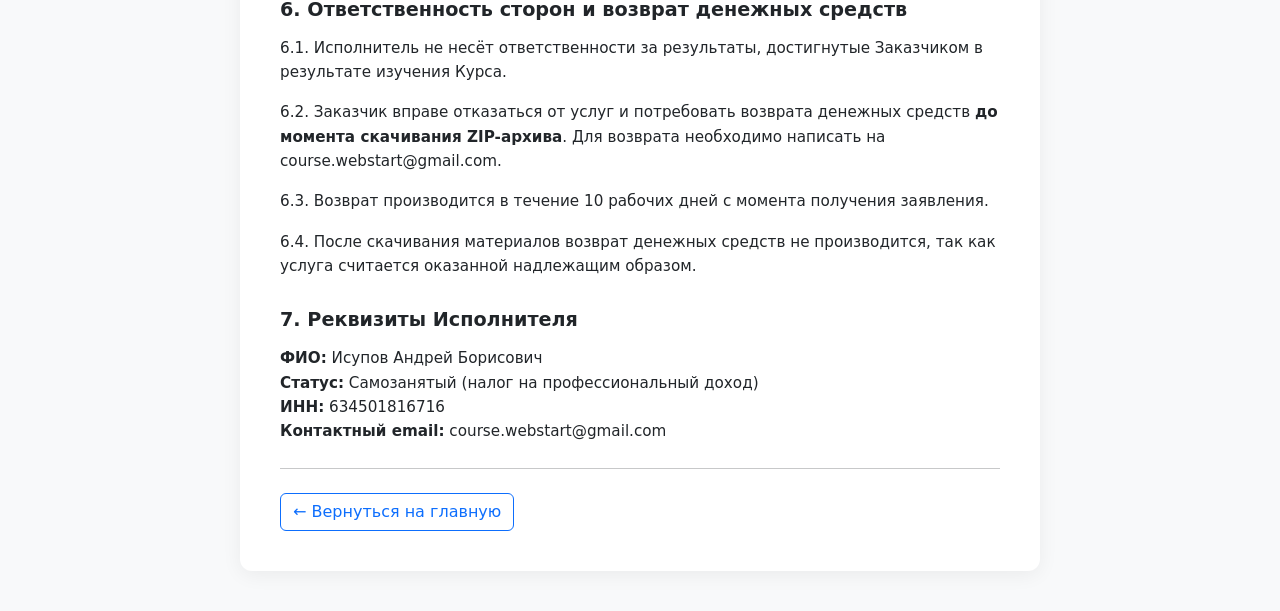
<file: assets/pages/oferta.html>
<!doctype html>
<html lang="ru">
  <head>
    <meta charset="UTF-8" />
    <meta name="viewport" content="width=device-width, initial-scale=1.0" />
    <title>Публичная оферта — Курс Bootstrap 5.3</title>
    <meta
      name="description"
      content="Публичная оферта на покупку онлайн-курса «Bootstrap 5.3»: условия оплаты, порядок предоставления доступа и возврат средств."
    />

    <!-- Bootstrap CSS (CDN) -->
    <link
      href="https://cdn.jsdelivr.net/npm/bootstrap@5.3.8/dist/css/bootstrap.min.css"
      rel="stylesheet"
    />

    <!-- Стили лендинга (в т.ч. .oferta-container и body.oferta-page) -->
    <link rel="stylesheet" href="../css/style.css" />

    <!-- Favicon -->
    <link
      rel="icon"
      type="image/png"
      sizes="any"
      href="../img/favicon/B5.png"
    />
    <link rel="apple-touch-icon" sizes="180x180" href="../img/favicon/B5.png" />
  </head>
  <body class="oferta-page">
    <div class="oferta-container">
      <h1>Публичная оферта</h1>
      <p class="meta">
        на продажу онлайн-курса «Bootstrap 5.3»<br />
        г. Жигулёвск, «___» __________ 2026 г.
      </p>

      <p>
        Настоящий документ является публичной офертой (предложением)
        Самозанятого
        <strong>Исупов Андрей Борисович, ИНН: 634501816716</strong> (далее —
        «Исполнитель»), и содержит все существенные условия договора о
        предоставлении доступа к материалам онлайн-курса
        <strong>«Bootstrap 5.3»</strong> (далее — «Курс»).
      </p>

      <h2>1. Термины и определения</h2>
      <p>1.1. Оферта — настоящий документ.</p>
      <p>
        1.2. Акцепт — полное и безоговорочное принятие условий Оферты. Акцептом
        является факт оплаты Курса.
      </p>
      <p>
        1.3. Заказчик (Покупатель) — любое дееспособное физическое лицо,
        осуществившее акцепт Оферты.
      </p>
      <p>
        1.4. Курс — совокупность учебных материалов по фреймворку Bootstrap
        5.3.8: текстовые файлы, примеры кода, практические задания и финальный
        проект, объединённые в единый ZIP-архив, предоставляемый для скачивания.
      </p>

      <h2>2. Предмет договора</h2>
      <p>
        2.1. Исполнитель обязуется предоставить Заказчику доступ к материалам
        Курса, а Заказчик обязуется оплатить этот доступ.
      </p>
      <p>2.2. Материалы Курса включают:</p>
      <ul>
        <li>6 модулей, 16 уроков;</li>
        <li>теорию, примеры кода, практические задания;</li>
        <li>итоговый проект (сайт-портфолио).</li>
      </ul>
      <p>
        2.3. Материалы предоставляются в электронном виде (ZIP-архив) и
        предназначены для личного использования.
      </p>

      <h2>3. Стоимость и порядок оплаты</h2>
      <p>
        3.1. Стоимость Курса составляет
        <strong>1 490 (одна тысяча четыреста девяносто) рублей</strong>.
      </p>
      <p>
        3.2. Оплата производится в российских рублях безналичным способом по
        ссылке, предоставленной Исполнителем.
      </p>

      <h2>4. Порядок предоставления доступа</h2>
      <p>
        4.1. После получения 100% оплаты Исполнитель направляет Заказчику на
        указанный при оплате адрес электронной почты ссылку для скачивания
        ZIP-архива с материалами Курса.
      </p>
      <p>4.2. Срок отправки ссылки: в течение 24 часов с момента оплаты.</p>

      <h2>5. Права и обязанности сторон</h2>
      <p>5.1. Исполнитель обязуется:</p>
      <ul>
        <li>предоставить доступ к материалам Курса после оплаты;</li>
        <li>
          оказывать консультационную поддержку по вопросам, связанным с
          материалами Курса, по электронной почте: course.webstart@gmail.com.
        </li>
      </ul>
      <p>5.2. Заказчик обязуется:</p>
      <ul>
        <li>своевременно оплатить Курс;</li>
        <li>
          не передавать, не распространять и не копировать материалы Курса
          третьим лицам. Материалы предназначены только для личного
          использования.
        </li>
      </ul>

      <h2>6. Ответственность сторон и возврат денежных средств</h2>
      <p>
        6.1. Исполнитель не несёт ответственности за результаты, достигнутые
        Заказчиком в результате изучения Курса.
      </p>
      <p>
        6.2. Заказчик вправе отказаться от услуг и потребовать возврата денежных
        средств <strong>до момента скачивания ZIP-архива</strong>. Для возврата
        необходимо написать на course.webstart@gmail.com.
      </p>
      <p>
        6.3. Возврат производится в течение 10 рабочих дней с момента получения
        заявления.
      </p>
      <p>
        6.4. После скачивания материалов возврат денежных средств не
        производится, так как услуга считается оказанной надлежащим образом.
      </p>

      <h2>7. Реквизиты Исполнителя</h2>
      <ul class="list-unstyled">
        <li><strong>ФИО:</strong> Исупов Андрей Борисович</li>
        <li>
          <strong>Статус:</strong> Самозанятый (налог на профессиональный доход)
        </li>
        <li><strong>ИНН:</strong> 634501816716</li>
        <li><strong>Контактный email:</strong> course.webstart@gmail.com</li>
      </ul>

      <hr class="my-4" />
      <a href="../../index.html" class="btn btn-outline-primary"
        >← Вернуться на главную</a
      >
    </div>
  </body>
</html>
</file>
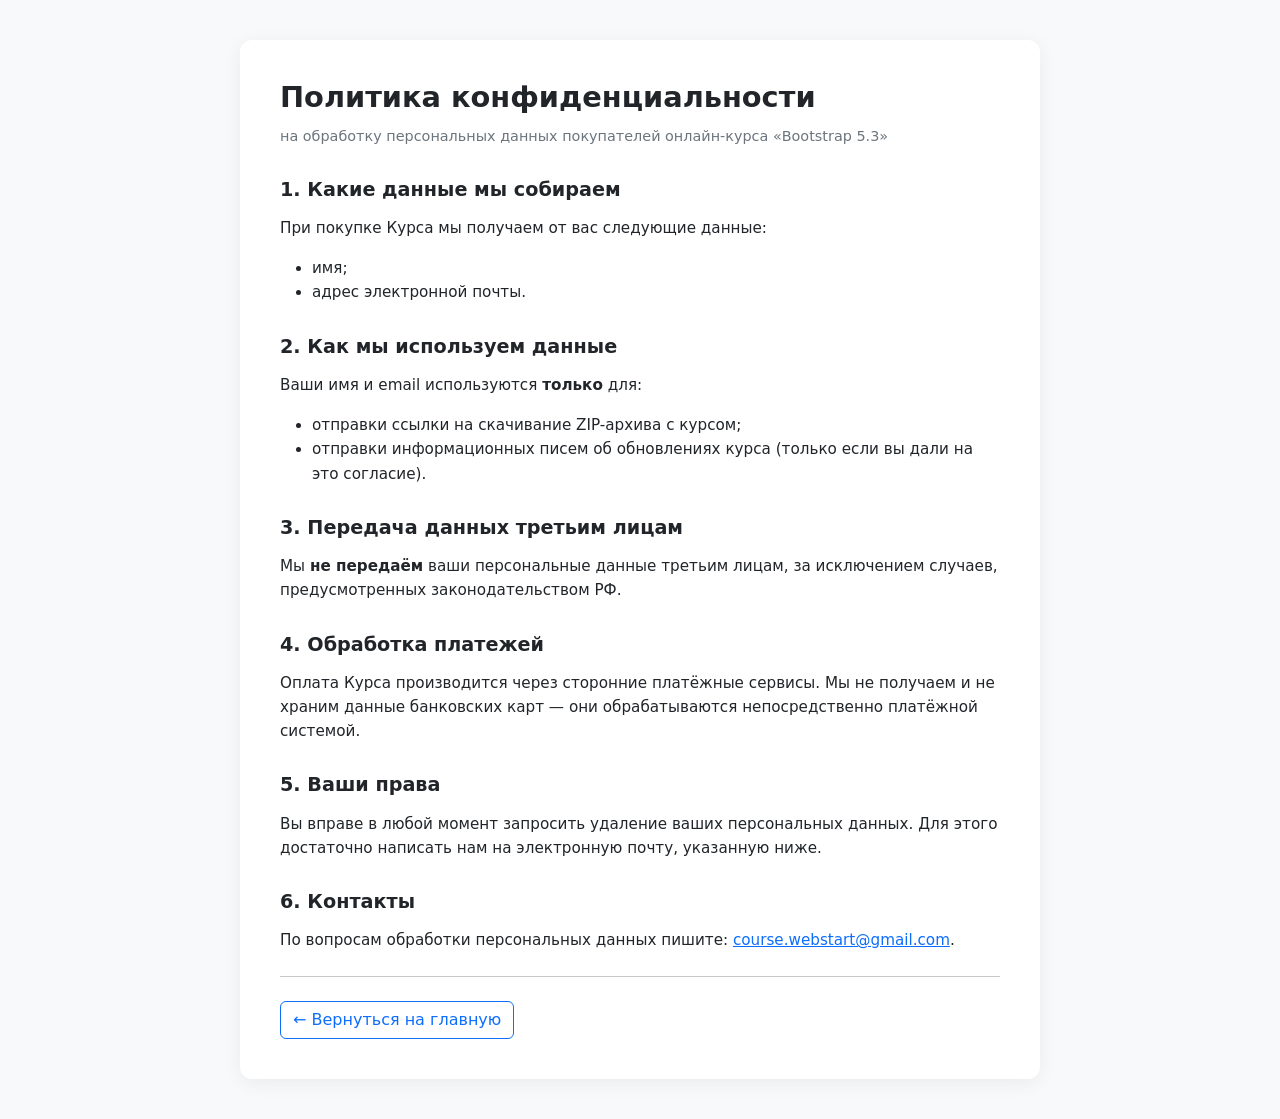
<file: assets/pages/privacy.html>
<!doctype html>
<html lang="ru">
  <head>
    <meta charset="UTF-8" />
    <meta name="viewport" content="width=device-width, initial-scale=1.0" />
    <title>Политика конфиденциальности — Курс Bootstrap 5.3</title>
    <meta
      name="description"
      content="Политика конфиденциальности онлайн-курса «Bootstrap 5.3»: как обрабатываются персональные данные покупателя."
    />

    <!-- Bootstrap CSS (CDN) -->
    <link
      href="https://cdn.jsdelivr.net/npm/bootstrap@5.3.8/dist/css/bootstrap.min.css"
      rel="stylesheet"
    />

    <!-- Стили лендинга -->
    <link rel="stylesheet" href="../css/style.css" />

    <!-- Favicon -->
    <link
      rel="icon"
      type="image/png"
      sizes="any"
      href="../img/favicon/B5.png"
    />
    <link rel="apple-touch-icon" sizes="180x180" href="../img/favicon/B5.png" />
  </head>
  <body class="oferta-page">
    <div class="oferta-container">
      <h1>Политика конфиденциальности</h1>

      <p class="meta">
        на обработку персональных данных покупателей онлайн-курса «Bootstrap
        5.3»
      </p>

      <h2>1. Какие данные мы собираем</h2>
      <p>При покупке Курса мы получаем от вас следующие данные:</p>
      <ul>
        <li>имя;</li>
        <li>адрес электронной почты.</li>
      </ul>

      <h2>2. Как мы используем данные</h2>
      <p>Ваши имя и email используются <strong>только</strong> для:</p>
      <ul>
        <li>отправки ссылки на скачивание ZIP-архива с курсом;</li>
        <li>
          отправки информационных писем об обновлениях курса (только если вы
          дали на это согласие).
        </li>
      </ul>

      <h2>3. Передача данных третьим лицам</h2>
      <p>
        Мы <strong>не передаём</strong> ваши персональные данные третьим лицам,
        за исключением случаев, предусмотренных законодательством РФ.
      </p>

      <h2>4. Обработка платежей</h2>
      <p>
        Оплата Курса производится через сторонние платёжные сервисы. Мы не
        получаем и не храним данные банковских карт — они обрабатываются
        непосредственно платёжной системой.
      </p>

      <h2>5. Ваши права</h2>
      <p>
        Вы вправе в любой момент запросить удаление ваших персональных данных.
        Для этого достаточно написать нам на электронную почту, указанную ниже.
      </p>

      <h2>6. Контакты</h2>
      <p>
        По вопросам обработки персональных данных пишите:
        <a href="mailto:course.webstart@gmail.com">course.webstart@gmail.com</a
        >.
      </p>

      <hr class="my-4" />
      <a href="../../index.html" class="btn btn-outline-primary"
        >← Вернуться на главную</a
      >
    </div>
  </body>
</html>
</file>
<file: assets/css/style.css>
/* ---------- Hero ---------- */
    .hero {
      background: linear-gradient(135deg, #0d6efd 0%, #6610f2 100%);
      color: #fff;
      padding: 110px 0 90px;
      text-align: center;
      position: relative;
      overflow: hidden;
    }
    .hero::after {
      content: "";
      position: absolute;
      bottom: -50px;
      left: 0;
      right: 0;
      height: 100px;
      background: #fff;
      border-radius: 50% 50% 0 0;
    }
    .hero h1 {
      font-weight: 800;
      font-size: 3.2rem;
      line-height: 1.15;
      margin-bottom: 20px;
    }
    .hero .lead {
      font-size: 1.25rem;
      opacity: 0.92;
      max-width: 700px;
      margin: 0 auto 30px;
    }
    .hero .badges { margin-top: 30px; }
    .hero .badges .badge {
      font-size: 0.9rem;
      padding: 8px 14px;
      margin: 4px;
    }

    /* ---------- Секции ---------- */
    .section-title {
      font-weight: 700;
      font-size: 2.2rem;
      margin-bottom: 15px;
    }
    .section-subtitle {
      color: #6c757d;
      font-size: 1.1rem;
      margin-bottom: 50px;
    }

    /* ---------- Карточки модулей ---------- */
    .module-card {
      border: none;
      border-radius: 16px;
      box-shadow: 0 4px 18px rgba(0, 0, 0, 0.06);
      transition: transform 0.25s ease, box-shadow 0.25s ease;
      height: 100%;
    }
    .module-card:hover {
      transform: translateY(-6px);
      box-shadow: 0 14px 34px rgba(13, 110, 253, 0.18);
    }
    .module-card .card-body { padding: 28px; }
    .module-card .module-num {
      display: inline-block;
      background: #e7f1ff;
      color: #0d6efd;
      font-weight: 700;
      border-radius: 50px;
      padding: 4px 14px;
      font-size: 0.85rem;
      margin-bottom: 12px;
    }
    .module-card h5 { font-weight: 700; }

    /* ---------- Преимущества ---------- */
    .feature-box {
      text-align: center;
      padding: 30px 20px;
    }
    .feature-box .feature-icon {
      font-size: 2.6rem;
      color: #0d6efd;
      margin-bottom: 15px;
    }
    .feature-box h5 { font-weight: 700; }
    .feature-box p { color: #6c757d; }

    /* ---------- Скриншоты ---------- */
    .screenshot {
      border-radius: 12px;
      box-shadow: 0 10px 30px rgba(0, 0, 0, 0.12);
      transition: transform 0.25s ease, box-shadow 0.25s ease;
      width: 100%;
      height: auto;
      display: block;
    }
    .screenshot:hover {
      transform: translateY(-4px) scale(1.01);
      box-shadow: 0 16px 40px rgba(0, 0, 0, 0.18);
    }

    /* ---------- Отзывы ---------- */
    .testimonial {
      background: #f8f9fa;
      border-radius: 16px;
      padding: 30px;
      height: 100%;
    }
    .testimonial .avatar {
      width: 52px;
      height: 52px;
      border-radius: 50%;
      background: #0d6efd;
      color: #fff;
      display: flex;
      align-items: center;
      justify-content: center;
      font-weight: 700;
      font-size: 1.2rem;
      margin-bottom: 15px;
    }
    .testimonial .name { font-weight: 600; margin-bottom: 2px; }
    .testimonial .role { color: #6c757d; font-size: 0.9rem; }

    /* ---------- FAQ ---------- */
    .accordion-button:not(.collapsed) {
      background-color: #e7f1ff;
      color: #0d6efd;
      font-weight: 600;
    }
    /* Возвращаем индикацию фокуса для доступности (клавиатурная навигация) */
    .accordion-button:focus {
      box-shadow: 0 0 0 0.25rem rgba(13, 110, 253, 0.25);
    }

    /* ---------- CTA / Форма ---------- */
    .cta-section {
      background: linear-gradient(135deg, #0d6efd 0%, #6610f2 100%);
      color: #fff;
      padding: 70px 40px;
      text-align: center;
      border-radius: 24px;
      margin: 60px 0;
    }

    .cta-section h2 { font-weight: 800; font-size: 2.2rem; }
    .cta-section .lead { opacity: 0.92; }
    .cta-section .form-control {
      border-radius: 10px;
      padding: 12px 16px;
      border: none;
    }

    .cta-section .form-control:focus {
      box-shadow: 0 0 0 0.25rem rgba(255, 255, 255, 0.3);
    }

    .cta-section .btn-buy {
      border-radius: 10px;
      padding: 12px 24px;
      font-weight: 700;
      font-size: 1.05rem;
      width: 100%;
    }

    .cta-section .form-check-label a {
      color: #fff;
      text-decoration: underline;
    }

    /* ---------- Текстовые утилиты ----------
       ВАЖНО: .text-muted переопределён ТОЛЬКО для футера (тёмный фон).
       Глобальное переопределение делало бы текст невидимым на светлых
       секциях (Bootstrap-овский .text-muted — серый, работает везде). */
    footer .text-muted {
      color: rgb(175 195 214 / 75%) !important;
    }

    /* .text-course — акцентный текст (темнее обычного body-color).
       Используется только на светлых фонах.
       TODO: переименовать в более семантичное имя (например, .text-strong),
             если потребуется использовать на тёмных фонах. */
    .text-course {
      color: rgb(5 14 21 / 75%) !important;
    }

    /* ---------- Оферта ----------
       ВАЖНО: стили обёрнуты в .oferta-page и .oferta-container, чтобы
       НЕ влиять на главную страницу (index.html).
       В oferta.html и privacy.html на <body> стоит класс oferta-page. */
    body.oferta-page {
      background: #f8f9fa;
    }

    .oferta-container {
      max-width: 800px;
      margin: 40px auto;
      background: #fff;
      padding: 40px;
      border-radius: 12px;
      box-shadow: 0 4px 20px rgba(0, 0, 0, 0.06);
    }

    .oferta-container h1 {
      font-size: 1.8rem;
      font-weight: 700;
      margin-bottom: 10px;
    }

    .oferta-container h2 {
      font-size: 1.2rem;
      font-weight: 700;
      margin-top: 30px;
      margin-bottom: 15px;
    }

    .oferta-container p,
    .oferta-container li {
      font-size: 0.95rem;
      line-height: 1.6;
    }

    .oferta-container .meta {
      color: #6c757d;
      font-size: 0.9rem;
      margin-bottom: 30px;
    }

    /* Планшеты: добавляем боковые отступы, чтобы карточка не прилипала
       к краям окна в диапазоне 577–800px (раньше отступы появлялись
       только на ≤576px). */
    @media (max-width: 992px) {
      .oferta-container {
        margin: 30px 20px;
      }
    }

    @media (max-width: 576px) {
      .oferta-container {
        padding: 25px 20px;
        margin: 20px 15px;
      }
    }

    /* ---------- Футер ---------- */
    footer {
      background: #212529;
      color: #fff;
      padding: 40px 0 30px;
    }

    footer a { color: #adb5bd; text-decoration: none; }
    footer a:hover { color: #fff; }

    /* ---------- Адаптив ---------- */
    @media (max-width: 768px) {
      .hero { padding: 70px 0 60px; }
      .hero h1 { font-size: 2.2rem; }
      .hero::after { height: 60px; bottom: -30px; }
      .section-title { font-size: 1.7rem; }
      .cta-section { padding: 50px 20px; border-radius: 16px; }
    }
</file>
